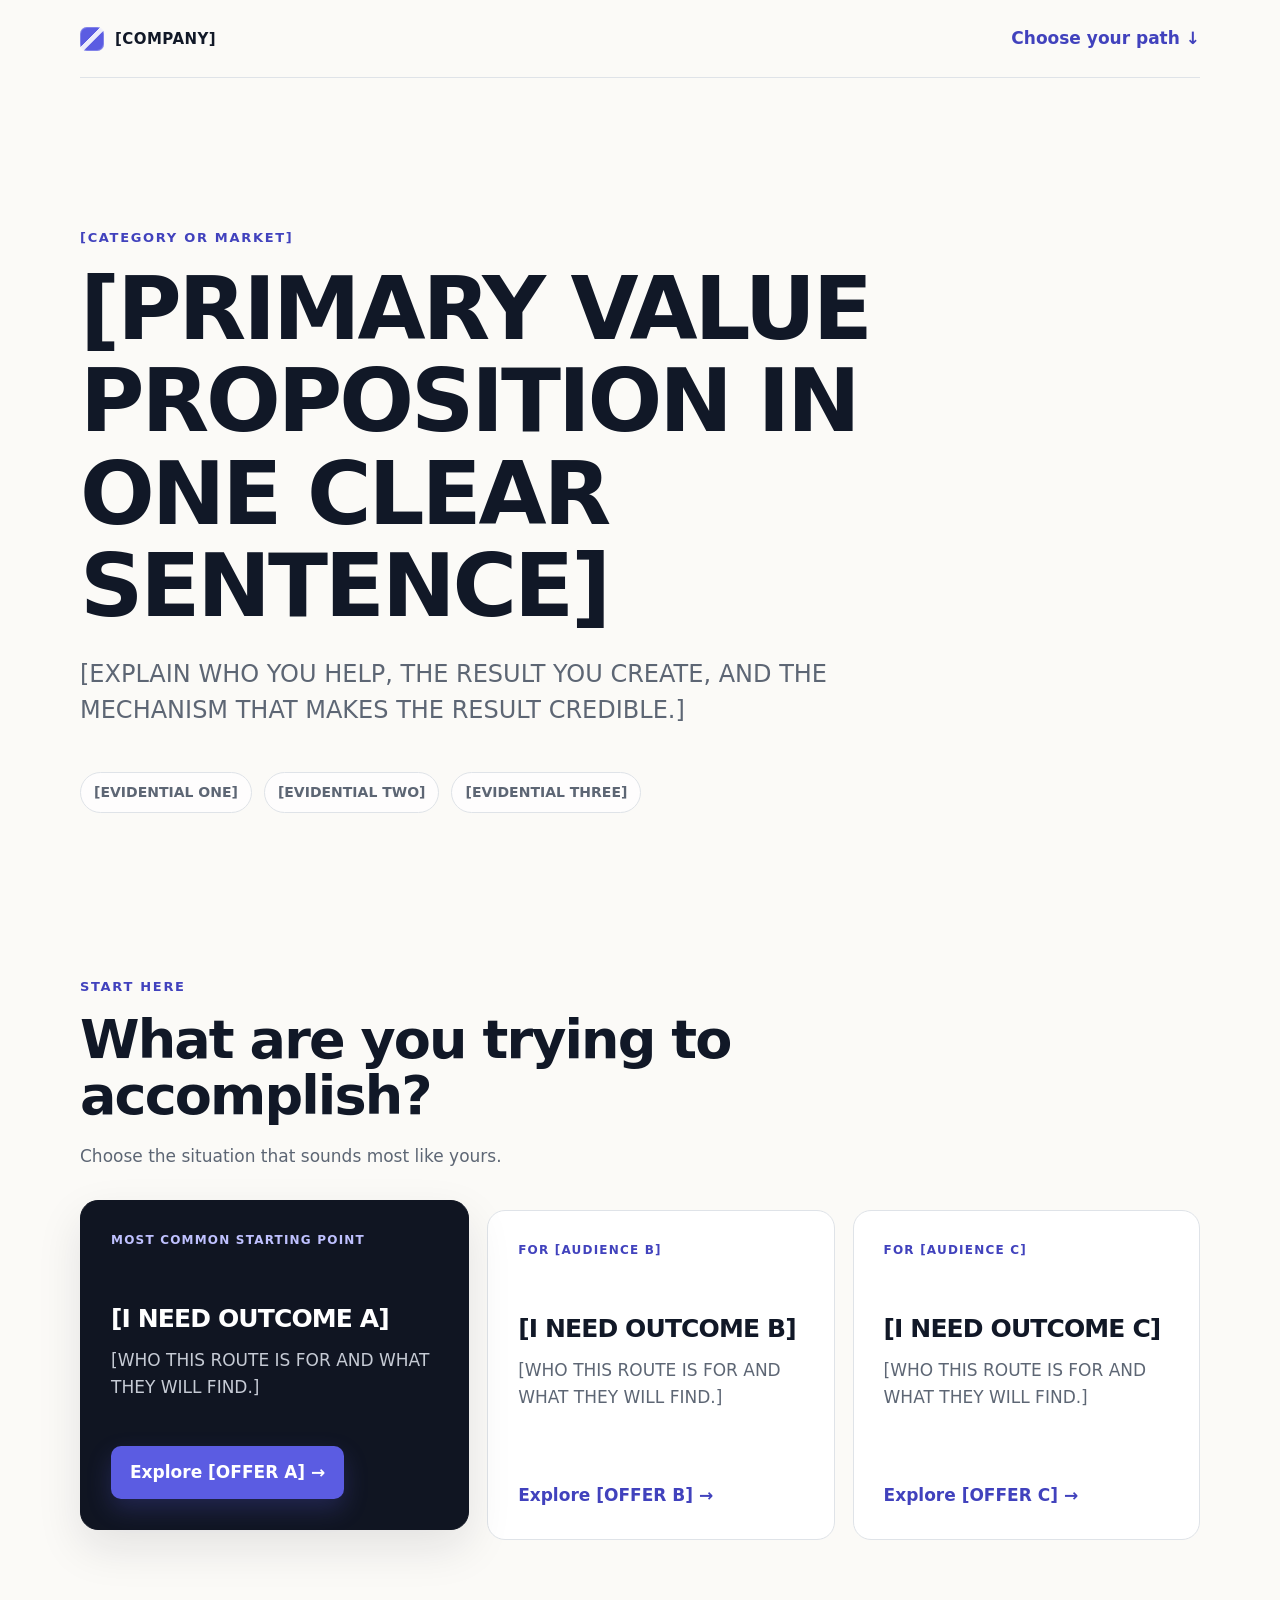
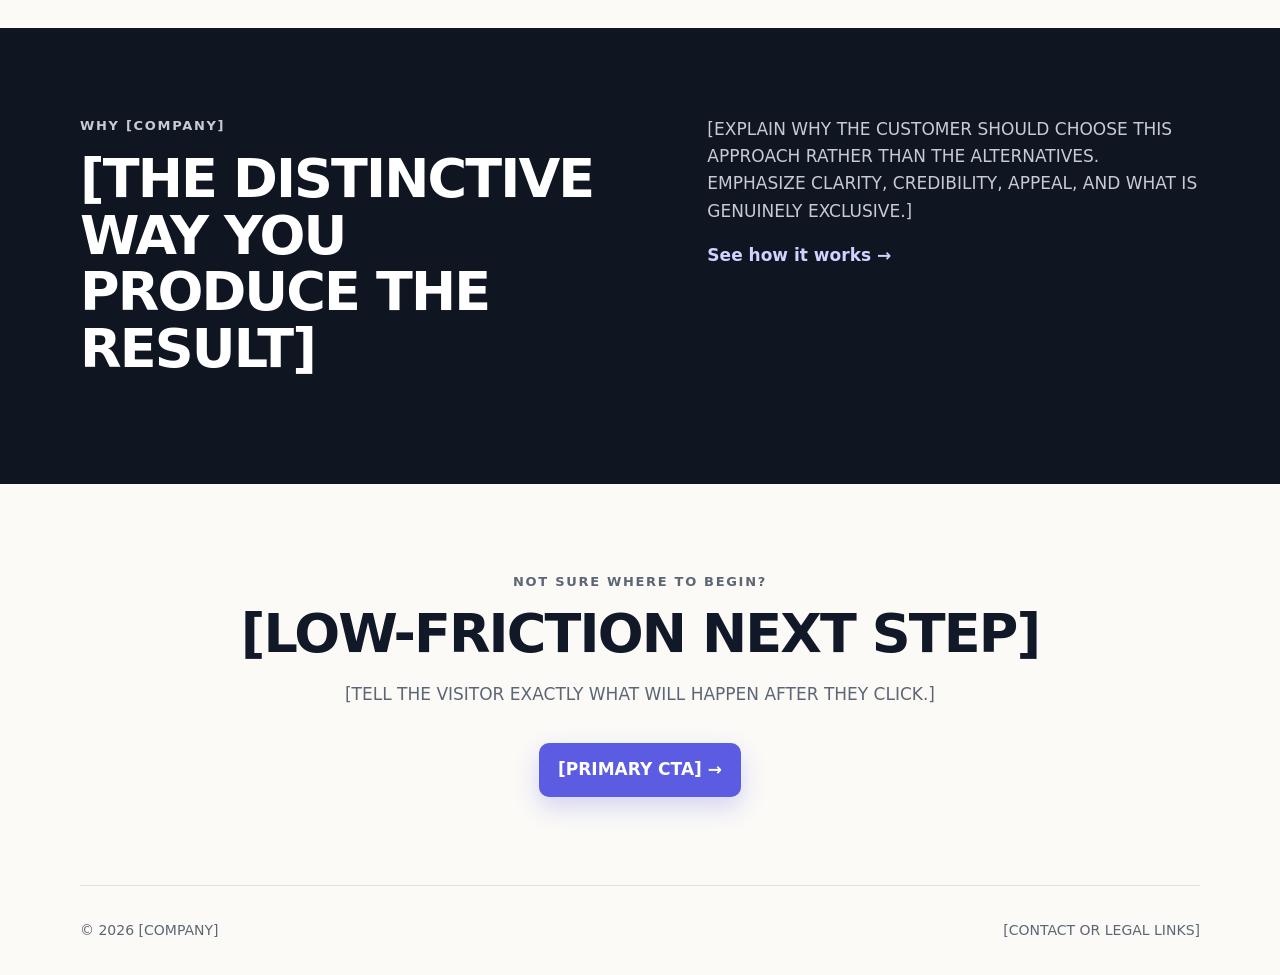
<file: index.html>
<!doctype html>
<html lang="en">
  <head>
    <meta charset="UTF-8" />
    <meta name="viewport" content="width=device-width, initial-scale=1.0" />
    <meta
      name="description"
      content="[ONE-SENTENCE DESCRIPTION OF THE COMPANY AND WHO IT HELPS]"
    />
    <title>[COMPANY] — [PRIMARY OUTCOME]</title>
    <link rel="stylesheet" href="styles.css" />
  </head>
  <body>
    <header class="site-header">
      <a class="brand" href="index.html" aria-label="[COMPANY] home">
        <span class="brand-mark" aria-hidden="true"></span>
        <span>[COMPANY]</span>
      </a>
      <a class="text-link" href="#choose">Choose your path ↓</a>
    </header>

    <main>
      <!-- CONNECT: state who this is for, where they are, and why they should continue. -->
      <section class="directory-hero shell">
        <p class="eyebrow">[CATEGORY OR MARKET]</p>
        <h1>[PRIMARY VALUE PROPOSITION IN ONE CLEAR SENTENCE]</h1>
        <p class="hero-copy">
          [EXPLAIN WHO YOU HELP, THE RESULT YOU CREATE, AND THE MECHANISM THAT
          MAKES THE RESULT CREDIBLE.]
        </p>
        <div class="evidence-row" aria-label="Credibility">
          <span>[EVIDENTIAL ONE]</span>
          <span>[EVIDENTIAL TWO]</span>
          <span>[EVIDENTIAL THREE]</span>
        </div>
      </section>

      <!-- DIRECTORY: label routes by the visitor's situation so the right option is obvious. -->
      <section class="directory shell" id="choose">
        <div class="section-heading">
          <p class="eyebrow">Start here</p>
          <h2>What are you trying to accomplish?</h2>
          <p>Choose the situation that sounds most like yours.</p>
        </div>

        <div class="route-grid">
          <article class="route-card route-card--primary">
            <p class="route-label">Most common starting point</p>
            <h3>[I NEED OUTCOME A]</h3>
            <p>[WHO THIS ROUTE IS FOR AND WHAT THEY WILL FIND.]</p>
            <a class="button" href="offer.html">Explore [OFFER A] →</a>
          </article>

          <article class="route-card">
            <p class="route-label">For [AUDIENCE B]</p>
            <h3>[I NEED OUTCOME B]</h3>
            <p>[WHO THIS ROUTE IS FOR AND WHAT THEY WILL FIND.]</p>
            <a class="card-link" href="offer.html">Explore [OFFER B] →</a>
          </article>

          <article class="route-card">
            <p class="route-label">For [AUDIENCE C]</p>
            <h3>[I NEED OUTCOME C]</h3>
            <p>[WHO THIS ROUTE IS FOR AND WHAT THEY WILL FIND.]</p>
            <a class="card-link" href="offer.html">Explore [OFFER C] →</a>
          </article>
        </div>
      </section>

      <section class="principle-band">
        <div class="shell split">
          <div>
            <p class="eyebrow">Why [COMPANY]</p>
            <h2>[THE DISTINCTIVE WAY YOU PRODUCE THE RESULT]</h2>
          </div>
          <div>
            <p>
              [EXPLAIN WHY THE CUSTOMER SHOULD CHOOSE THIS APPROACH RATHER THAN
              THE ALTERNATIVES. EMPHASIZE CLARITY, CREDIBILITY, APPEAL, AND WHAT
              IS GENUINELY EXCLUSIVE.]
            </p>
            <a class="text-link text-link--light" href="offer.html">
              See how it works →
            </a>
          </div>
        </div>
      </section>

      <section class="final-cta shell">
        <p class="eyebrow">Not sure where to begin?</p>
        <h2>[LOW-FRICTION NEXT STEP]</h2>
        <p>[TELL THE VISITOR EXACTLY WHAT WILL HAPPEN AFTER THEY CLICK.]</p>
        <a class="button" href="offer.html">[PRIMARY CTA] →</a>
      </section>
    </main>

    <footer class="site-footer shell">
      <span>© <span id="year">2026</span> [COMPANY]</span>
      <span>[CONTACT OR LEGAL LINKS]</span>
    </footer>

    <script>
      document.getElementById("year").textContent = new Date().getFullYear();
    </script>
  </body>
</html>
</file>
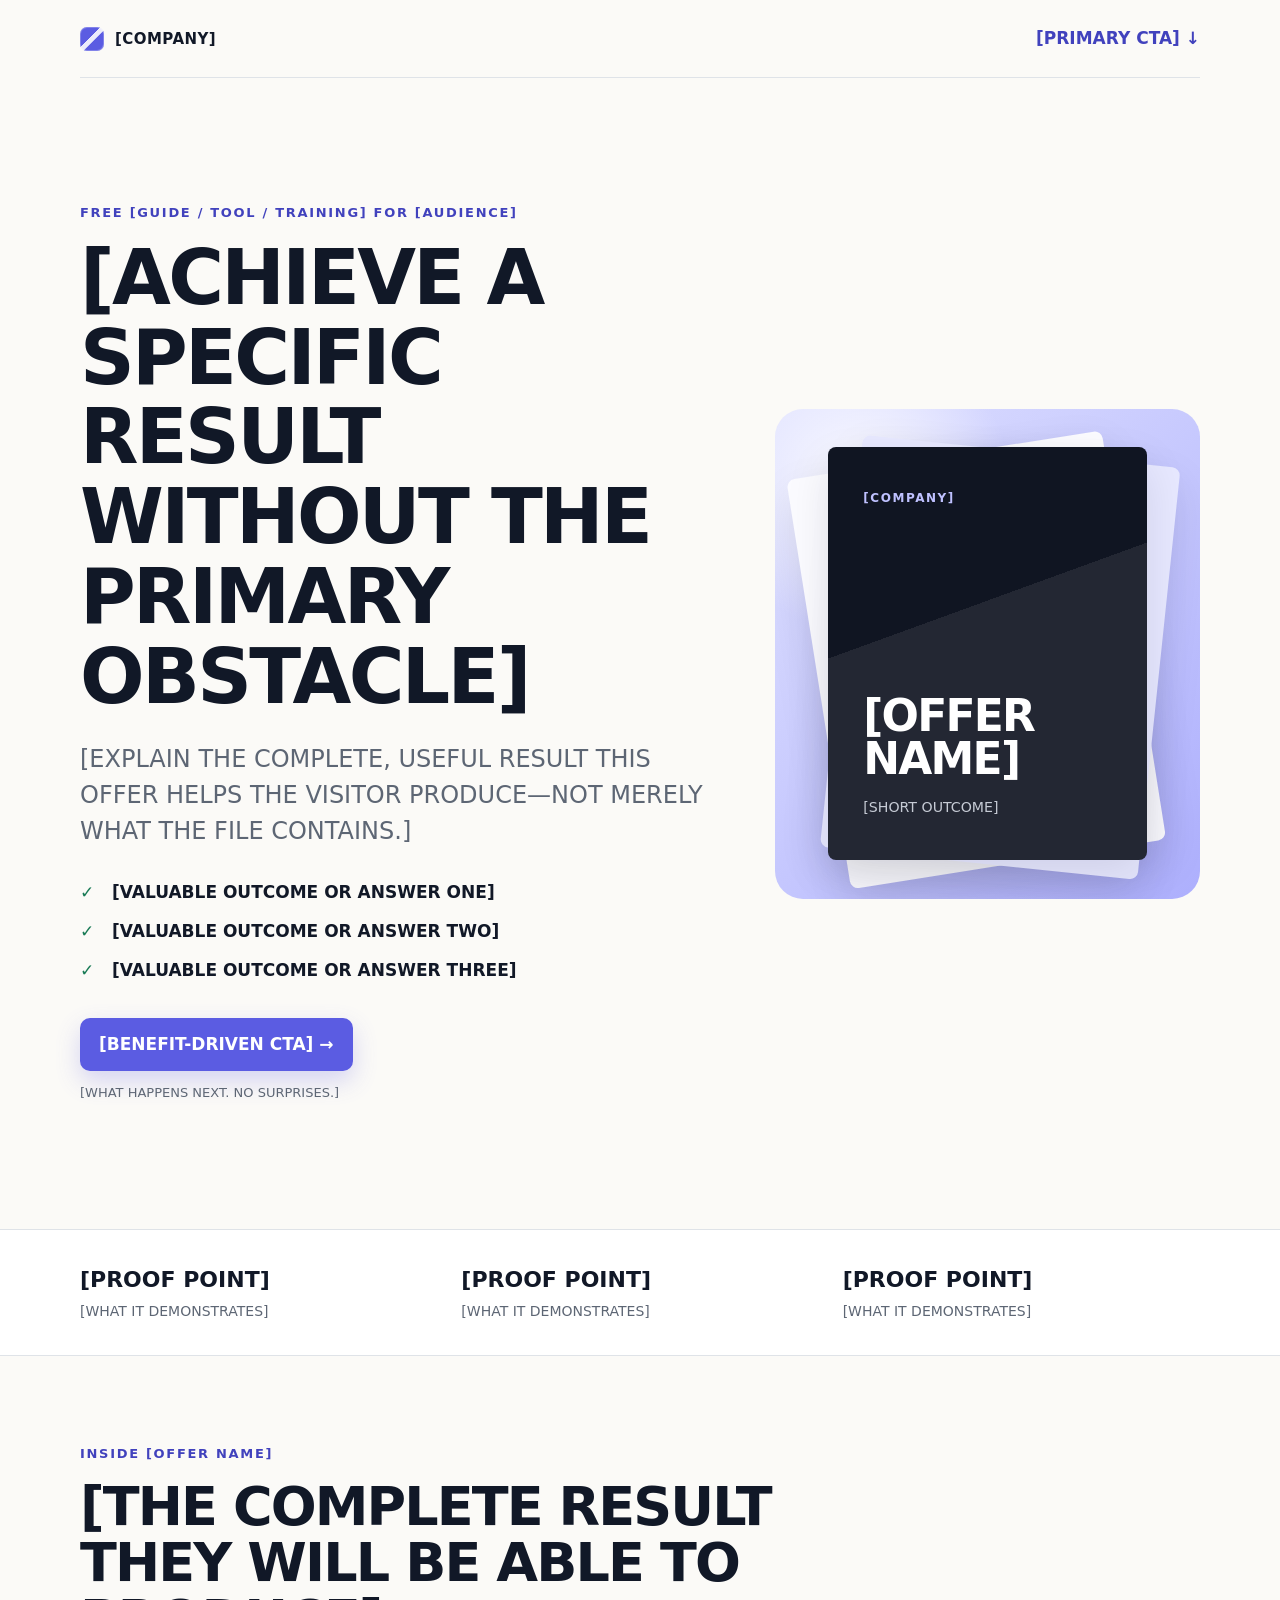
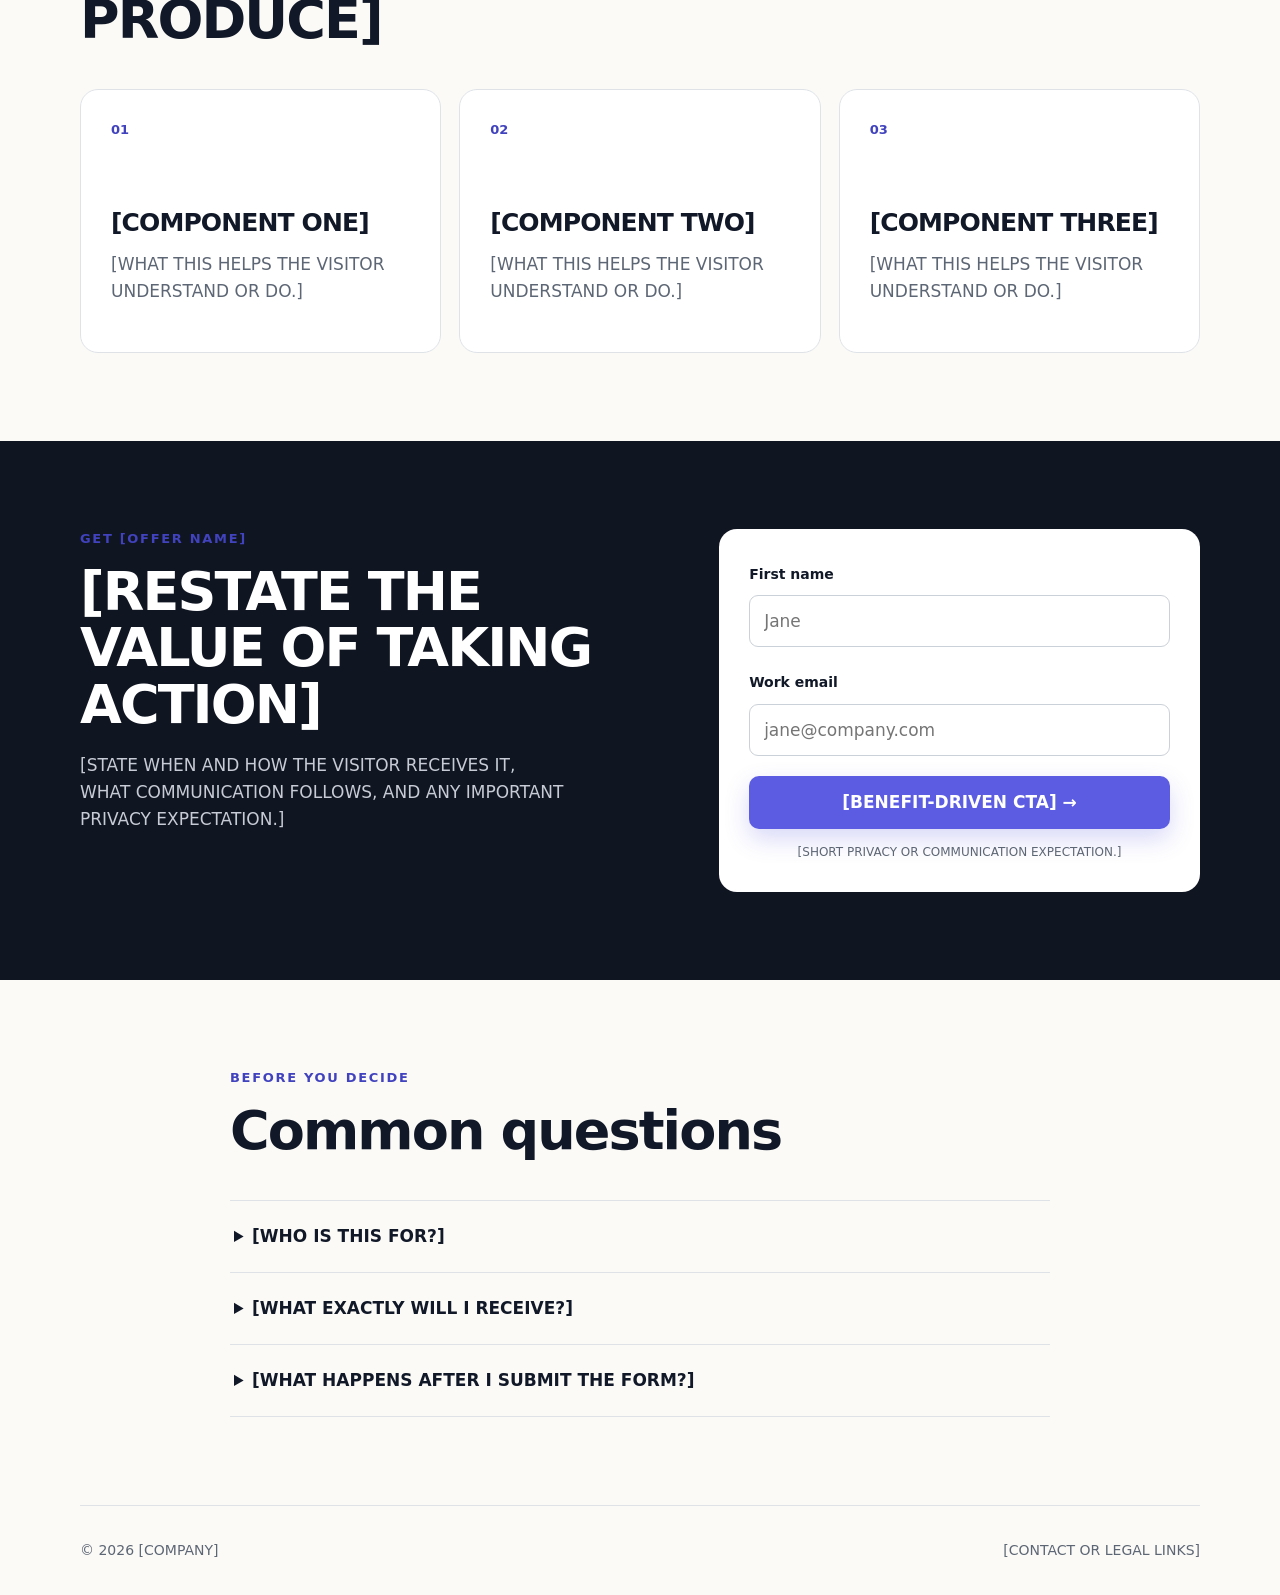
<file: offer.html>
<!doctype html>
<html lang="en">
  <head>
    <meta charset="UTF-8" />
    <meta name="viewport" content="width=device-width, initial-scale=1.0" />
    <meta
      name="description"
      content="[ONE-SENTENCE DESCRIPTION OF THIS OFFER AND ITS OUTCOME]"
    />
    <title>[OFFER] — [PRIMARY OUTCOME]</title>
    <link rel="stylesheet" href="styles.css" />
  </head>
  <body>
    <header class="site-header">
      <a class="brand" href="index.html" aria-label="[COMPANY] home">
        <span class="brand-mark" aria-hidden="true"></span>
        <span>[COMPANY]</span>
      </a>
      <a class="text-link" href="#form">[PRIMARY CTA] ↓</a>
    </header>

    <main>
      <!-- CONNECT: match the promise that brought this specific visitor here. -->
      <section class="offer-hero shell">
        <div class="offer-copy">
          <p class="eyebrow">Free [GUIDE / TOOL / TRAINING] for [AUDIENCE]</p>
          <h1>[ACHIEVE A SPECIFIC RESULT WITHOUT THE PRIMARY OBSTACLE]</h1>
          <p class="hero-copy">
            [EXPLAIN THE COMPLETE, USEFUL RESULT THIS OFFER HELPS THE VISITOR
            PRODUCE—NOT MERELY WHAT THE FILE CONTAINS.]
          </p>

          <ul class="check-list">
            <li>[VALUABLE OUTCOME OR ANSWER ONE]</li>
            <li>[VALUABLE OUTCOME OR ANSWER TWO]</li>
            <li>[VALUABLE OUTCOME OR ANSWER THREE]</li>
          </ul>

          <a class="button" href="#form">[BENEFIT-DRIVEN CTA] →</a>
          <p class="microcopy">[WHAT HAPPENS NEXT. NO SURPRISES.]</p>
        </div>

        <div class="offer-art" aria-label="[DESCRIPTION OF THE OFFER PREVIEW]">
          <div class="document-stack" aria-hidden="true">
            <div class="document document--back"></div>
            <div class="document document--middle"></div>
            <div class="document document--front">
              <span class="document-kicker">[COMPANY]</span>
              <strong>[OFFER NAME]</strong>
              <small>[SHORT OUTCOME]</small>
            </div>
          </div>
        </div>
      </section>

      <!-- EVIDENTIALS: support the value proposition without inventing proof. -->
      <section class="proof-strip">
        <div class="shell proof-grid">
          <div>
            <strong>[PROOF POINT]</strong>
            <span>[WHAT IT DEMONSTRATES]</span>
          </div>
          <div>
            <strong>[PROOF POINT]</strong>
            <span>[WHAT IT DEMONSTRATES]</span>
          </div>
          <div>
            <strong>[PROOF POINT]</strong>
            <span>[WHAT IT DEMONSTRATES]</span>
          </div>
        </div>
      </section>

      <!-- EXPLAIN: make the offer and its value concrete before the exchange. -->
      <section class="contents shell">
        <div class="section-heading">
          <p class="eyebrow">Inside [OFFER NAME]</p>
          <h2>[THE COMPLETE RESULT THEY WILL BE ABLE TO PRODUCE]</h2>
        </div>

        <div class="contents-grid">
          <article>
            <span>01</span>
            <h3>[COMPONENT ONE]</h3>
            <p>[WHAT THIS HELPS THE VISITOR UNDERSTAND OR DO.]</p>
          </article>
          <article>
            <span>02</span>
            <h3>[COMPONENT TWO]</h3>
            <p>[WHAT THIS HELPS THE VISITOR UNDERSTAND OR DO.]</p>
          </article>
          <article>
            <span>03</span>
            <h3>[COMPONENT THREE]</h3>
            <p>[WHAT THIS HELPS THE VISITOR UNDERSTAND OR DO.]</p>
          </article>
        </div>
      </section>

      <!-- EXCHANGE: ask only for what is needed and reduce anxiety around the form. -->
      <section class="form-section" id="form">
        <div class="shell form-layout">
          <div>
            <p class="eyebrow">Get [OFFER NAME]</p>
            <h2>[RESTATE THE VALUE OF TAKING ACTION]</h2>
            <p>
              [STATE WHEN AND HOW THE VISITOR RECEIVES IT, WHAT COMMUNICATION
              FOLLOWS, AND ANY IMPORTANT PRIVACY EXPECTATION.]
            </p>
          </div>

          <form class="lead-form" action="#" method="post">
            <label for="first-name">First name</label>
            <input
              id="first-name"
              name="first_name"
              type="text"
              autocomplete="given-name"
              placeholder="Jane"
              required
            />

            <label for="email">Work email</label>
            <input
              id="email"
              name="email"
              type="email"
              autocomplete="email"
              placeholder="jane@company.com"
              required
            />

            <button class="button" type="submit">[BENEFIT-DRIVEN CTA] →</button>
            <p class="form-note">
              [SHORT PRIVACY OR COMMUNICATION EXPECTATION.]
            </p>
          </form>
        </div>
      </section>

      <section class="supporting shell">
        <div class="section-heading">
          <p class="eyebrow">Before you decide</p>
          <h2>Common questions</h2>
        </div>

        <details name="offer-faq">
          <summary>[WHO IS THIS FOR?]</summary>
          <p>[SPECIFIC QUALIFICATION ANSWER.]</p>
        </details>
        <details name="offer-faq">
          <summary>[WHAT EXACTLY WILL I RECEIVE?]</summary>
          <p>[DELIVERY AND FORMAT ANSWER.]</p>
        </details>
        <details name="offer-faq">
          <summary>[WHAT HAPPENS AFTER I SUBMIT THE FORM?]</summary>
          <p>[CLEAR NEXT-STEP AND COMMUNICATION ANSWER.]</p>
        </details>
      </section>
    </main>

    <footer class="site-footer shell">
      <span>© <span id="year">2026</span> [COMPANY]</span>
      <span>[CONTACT OR LEGAL LINKS]</span>
    </footer>

    <script>
      document.getElementById("year").textContent = new Date().getFullYear();
    </script>
  </body>
</html>
</file>
<file: styles.css>
:root {
  --ink: #111827;
  --muted: #5d6674;
  --paper: #fbfaf7;
  --surface: #ffffff;
  --line: #dfe3e8;
  --accent: #5b5ce2;
  --accent-dark: #4142bd;
  --accent-soft: #eeefff;
  --night: #101522;
  --success: #187a55;
  --radius: 18px;
  --shadow: 0 18px 45px rgba(17, 24, 39, 0.1);
  --shell: 1120px;
}

* {
  box-sizing: border-box;
}

html {
  scroll-behavior: smooth;
}

body {
  margin: 0;
  color: var(--ink);
  background: var(--paper);
  font-family:
    Inter, ui-sans-serif, system-ui, -apple-system, BlinkMacSystemFont, "Segoe UI",
    sans-serif;
  font-size: 17px;
  line-height: 1.6;
}

a {
  color: inherit;
}

.shell {
  width: min(calc(100% - 40px), var(--shell));
  margin-inline: auto;
}

.site-header {
  width: min(calc(100% - 40px), var(--shell));
  min-height: 78px;
  margin-inline: auto;
  display: flex;
  align-items: center;
  justify-content: space-between;
  gap: 24px;
  border-bottom: 1px solid var(--line);
}

.brand {
  display: inline-flex;
  align-items: center;
  gap: 11px;
  color: var(--ink);
  font-size: 15px;
  font-weight: 800;
  letter-spacing: 0.03em;
  text-decoration: none;
}

.brand-mark {
  width: 24px;
  height: 24px;
  border-radius: 7px;
  background:
    linear-gradient(135deg, transparent 42%, rgba(255, 255, 255, 0.88) 43% 56%, transparent 57%),
    var(--accent);
  box-shadow: inset 0 0 0 1px rgba(255, 255, 255, 0.24);
}

.text-link {
  color: var(--accent-dark);
  font-weight: 750;
  text-decoration: none;
}

.text-link:hover {
  text-decoration: underline;
  text-underline-offset: 4px;
}

.text-link--light {
  color: #cfd3ff;
}

.eyebrow {
  margin: 0 0 14px;
  color: var(--accent-dark);
  font-size: 13px;
  font-weight: 850;
  letter-spacing: 0.13em;
  text-transform: uppercase;
}

h1,
h2,
h3,
p {
  text-wrap: pretty;
}

h1,
h2,
h3 {
  margin-top: 0;
  line-height: 1.05;
  letter-spacing: -0.035em;
}

h1 {
  max-width: 950px;
  margin-bottom: 24px;
  font-size: clamp(48px, 8vw, 88px);
}

h2 {
  margin-bottom: 18px;
  font-size: clamp(34px, 5vw, 54px);
}

h3 {
  margin-bottom: 14px;
  font-size: 25px;
}

p {
  margin-top: 0;
}

.hero-copy {
  max-width: 760px;
  color: var(--muted);
  font-size: clamp(19px, 2.4vw, 24px);
  line-height: 1.5;
}

.directory-hero {
  padding-block: clamp(80px, 12vw, 150px) 76px;
}

.evidence-row {
  margin-top: 44px;
  display: flex;
  flex-wrap: wrap;
  gap: 12px;
}

.evidence-row span {
  padding: 8px 13px;
  border: 1px solid var(--line);
  border-radius: 999px;
  background: rgba(255, 255, 255, 0.72);
  color: var(--muted);
  font-size: 14px;
  font-weight: 700;
}

.directory,
.contents,
.supporting,
.final-cta {
  padding-block: 88px;
}

.section-heading {
  max-width: 720px;
  margin-bottom: 40px;
}

.section-heading > p:last-child {
  color: var(--muted);
}

.route-grid {
  display: grid;
  grid-template-columns: 1.12fr 1fr 1fr;
  gap: 18px;
}

.route-card {
  min-height: 330px;
  padding: 30px;
  display: flex;
  flex-direction: column;
  align-items: flex-start;
  border: 1px solid var(--line);
  border-radius: var(--radius);
  background: var(--surface);
}

.route-card--primary {
  color: #fff;
  border-color: var(--night);
  background: var(--night);
  box-shadow: var(--shadow);
  transform: translateY(-10px);
}

.route-card p:not(.route-label) {
  color: var(--muted);
}

.route-card--primary p:not(.route-label) {
  color: #c6cbd5;
}

.route-label {
  margin-bottom: 56px;
  color: var(--accent-dark);
  font-size: 12px;
  font-weight: 850;
  letter-spacing: 0.1em;
  text-transform: uppercase;
}

.route-card--primary .route-label {
  color: #bfc1ff;
}

.route-card .button,
.route-card .card-link {
  margin-top: auto;
}

.card-link {
  color: var(--accent-dark);
  font-weight: 800;
  text-decoration: none;
}

.card-link:hover {
  text-decoration: underline;
  text-underline-offset: 4px;
}

.button {
  min-height: 52px;
  padding: 13px 19px;
  display: inline-flex;
  align-items: center;
  justify-content: center;
  border: 0;
  border-radius: 10px;
  color: #fff;
  background: var(--accent);
  box-shadow: 0 10px 25px rgba(91, 92, 226, 0.24);
  font: inherit;
  font-weight: 820;
  text-decoration: none;
  cursor: pointer;
  transition:
    background 160ms ease,
    transform 160ms ease;
}

.button:hover {
  background: var(--accent-dark);
  transform: translateY(-2px);
}

.button:focus-visible,
a:focus-visible,
summary:focus-visible,
input:focus-visible {
  outline: 3px solid #ffbf47;
  outline-offset: 3px;
}

.principle-band {
  padding-block: 88px;
  color: #fff;
  background: var(--night);
}

.split {
  display: grid;
  grid-template-columns: 1fr 0.9fr;
  gap: 80px;
  align-items: start;
}

.split p {
  color: #c6cbd5;
}

.final-cta {
  text-align: center;
}

.final-cta p {
  max-width: 700px;
  margin-inline: auto;
  color: var(--muted);
}

.final-cta .button {
  margin-top: 18px;
}

.site-footer {
  min-height: 90px;
  padding-block: 24px;
  display: flex;
  align-items: center;
  justify-content: space-between;
  gap: 20px;
  border-top: 1px solid var(--line);
  color: var(--muted);
  font-size: 14px;
}

/* Offer page */

.offer-hero {
  padding-block: clamp(70px, 10vw, 125px);
  display: grid;
  grid-template-columns: minmax(0, 1.1fr) minmax(320px, 0.75fr);
  gap: 72px;
  align-items: center;
}

.offer-hero h1 {
  font-size: clamp(45px, 7vw, 76px);
}

.check-list {
  margin: 30px 0 34px;
  padding: 0;
  display: grid;
  gap: 12px;
  list-style: none;
}

.check-list li {
  position: relative;
  padding-left: 32px;
  font-weight: 690;
}

.check-list li::before {
  content: "✓";
  position: absolute;
  left: 0;
  color: var(--success);
  font-weight: 900;
}

.microcopy {
  margin: 12px 0 0;
  color: var(--muted);
  font-size: 13px;
}

.offer-art {
  min-height: 490px;
  display: grid;
  place-items: center;
  border-radius: 28px;
  overflow: hidden;
  background:
    radial-gradient(circle at 20% 15%, rgba(255, 255, 255, 0.9), transparent 28%),
    linear-gradient(135deg, #dfe1ff, #adaffd);
}

.document-stack {
  width: min(75%, 340px);
  aspect-ratio: 0.77;
  position: relative;
}

.document {
  position: absolute;
  inset: 0;
  border-radius: 8px;
  box-shadow: var(--shadow);
}

.document--back {
  background: #fbfbff;
  transform: rotate(-9deg) translate(-12px, 4px);
}

.document--middle {
  background: #e7e8ff;
  transform: rotate(6deg) translate(13px, 2px);
}

.document--front {
  padding: 42px 35px;
  display: flex;
  flex-direction: column;
  justify-content: flex-end;
  color: #fff;
  background:
    linear-gradient(160deg, transparent 0 40%, rgba(255, 255, 255, 0.08) 40% 100%),
    var(--night);
}

.document-kicker {
  margin-bottom: auto;
  color: #bfc1ff;
  font-size: 12px;
  font-weight: 850;
  letter-spacing: 0.13em;
  text-transform: uppercase;
}

.document strong {
  font-size: clamp(28px, 4vw, 44px);
  line-height: 0.98;
  letter-spacing: -0.04em;
}

.document small {
  margin-top: 16px;
  color: #c6cbd5;
}

.proof-strip {
  padding-block: 32px;
  border-block: 1px solid var(--line);
  background: var(--surface);
}

.proof-grid {
  display: grid;
  grid-template-columns: repeat(3, 1fr);
  gap: 24px;
}

.proof-grid div {
  display: grid;
  gap: 3px;
}

.proof-grid strong {
  font-size: 22px;
}

.proof-grid span {
  color: var(--muted);
  font-size: 14px;
}

.contents-grid {
  display: grid;
  grid-template-columns: repeat(3, 1fr);
  gap: 18px;
}

.contents-grid article {
  padding: 30px;
  border: 1px solid var(--line);
  border-radius: var(--radius);
  background: var(--surface);
}

.contents-grid article > span {
  display: block;
  margin-bottom: 70px;
  color: var(--accent-dark);
  font-size: 13px;
  font-weight: 900;
}

.contents-grid article p {
  color: var(--muted);
}

.form-section {
  padding-block: 88px;
  color: #fff;
  background: var(--night);
}

.form-layout {
  display: grid;
  grid-template-columns: 1fr 0.86fr;
  gap: 80px;
  align-items: start;
}

.form-layout > div > p:last-child {
  color: #c6cbd5;
}

.lead-form {
  padding: 30px;
  display: grid;
  gap: 10px;
  border-radius: var(--radius);
  color: var(--ink);
  background: var(--surface);
}

.lead-form label {
  margin-top: 4px;
  font-size: 14px;
  font-weight: 800;
}

.lead-form input {
  width: 100%;
  height: 52px;
  margin-bottom: 10px;
  padding: 0 14px;
  border: 1px solid #cbd1d8;
  border-radius: 9px;
  background: #fff;
  font: inherit;
}

.form-note {
  margin: 4px 0 0;
  color: var(--muted);
  font-size: 12px;
  text-align: center;
}

.supporting {
  max-width: 820px;
}

details {
  border-top: 1px solid var(--line);
}

details:last-child {
  border-bottom: 1px solid var(--line);
}

summary {
  padding: 22px 4px;
  font-weight: 800;
  cursor: pointer;
}

details p {
  padding: 0 4px 20px;
  color: var(--muted);
}

@media (max-width: 850px) {
  .route-grid,
  .contents-grid,
  .proof-grid {
    grid-template-columns: 1fr;
  }

  .route-card--primary {
    transform: none;
  }

  .split,
  .offer-hero,
  .form-layout {
    grid-template-columns: 1fr;
    gap: 44px;
  }

  .offer-art {
    min-height: 430px;
  }
}

@media (max-width: 560px) {
  body {
    font-size: 16px;
  }

  .site-header,
  .shell {
    width: min(calc(100% - 28px), var(--shell));
  }

  .site-header .text-link {
    font-size: 14px;
  }

  h1 {
    font-size: 43px;
  }

  .directory,
  .contents,
  .supporting,
  .final-cta,
  .principle-band,
  .form-section {
    padding-block: 64px;
  }

  .route-card,
  .contents-grid article,
  .lead-form {
    padding: 23px;
  }

  .offer-art {
    min-height: 360px;
  }

  .document--front {
    padding: 28px 24px;
  }

  .site-footer {
    align-items: flex-start;
    flex-direction: column;
  }
}

@media (prefers-reduced-motion: reduce) {
  html {
    scroll-behavior: auto;
  }

  .button {
    transition: none;
  }
}
</file>
